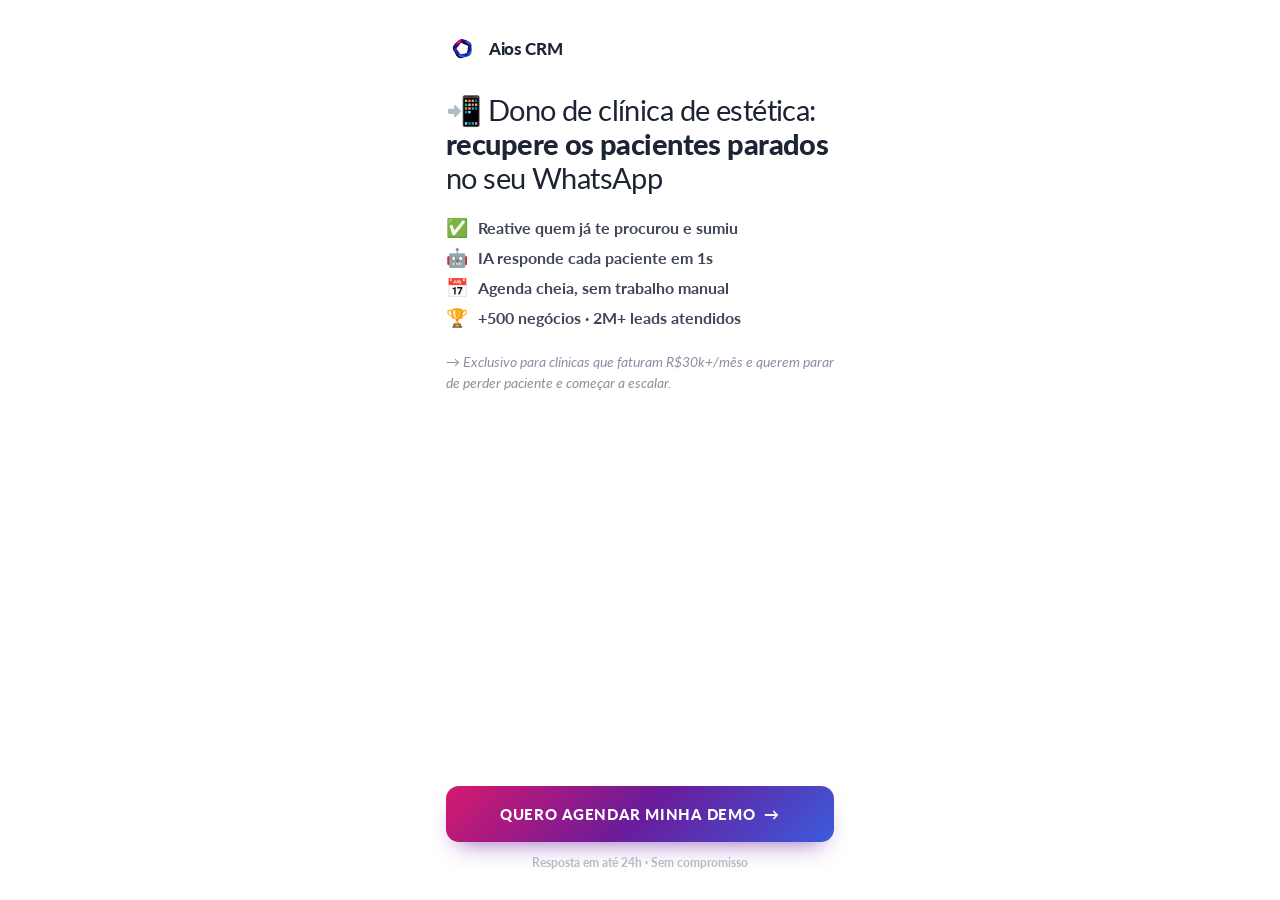
<file: index.html>
<!DOCTYPE html>
<html lang="pt-BR">
<head>
  <meta charset="UTF-8">
  <meta name="viewport" content="width=device-width, initial-scale=1">
  <title>Aios CRM — Agendar demonstração</title>
  <meta name="description" content="Agende uma demonstração do Aios CRM: CRM + agente de IA + gestor humano que vende no seu WhatsApp 24h por dia.">
  <link rel="preconnect" href="https://fonts.googleapis.com">
  <link rel="preconnect" href="https://fonts.gstatic.com" crossorigin>
  <link href="https://fonts.googleapis.com/css2?family=Lato:wght@0,400;0,700;0,900&display=swap" rel="stylesheet">
  <link rel="stylesheet" href="/assets/form.css">
</head>
<body>
  <main id="app" class="app"></main>
  <script>window.AIOS_VARIANT = 'A';</script>
  <script src="/assets/form.js"></script>
</body>
</html>
</file>
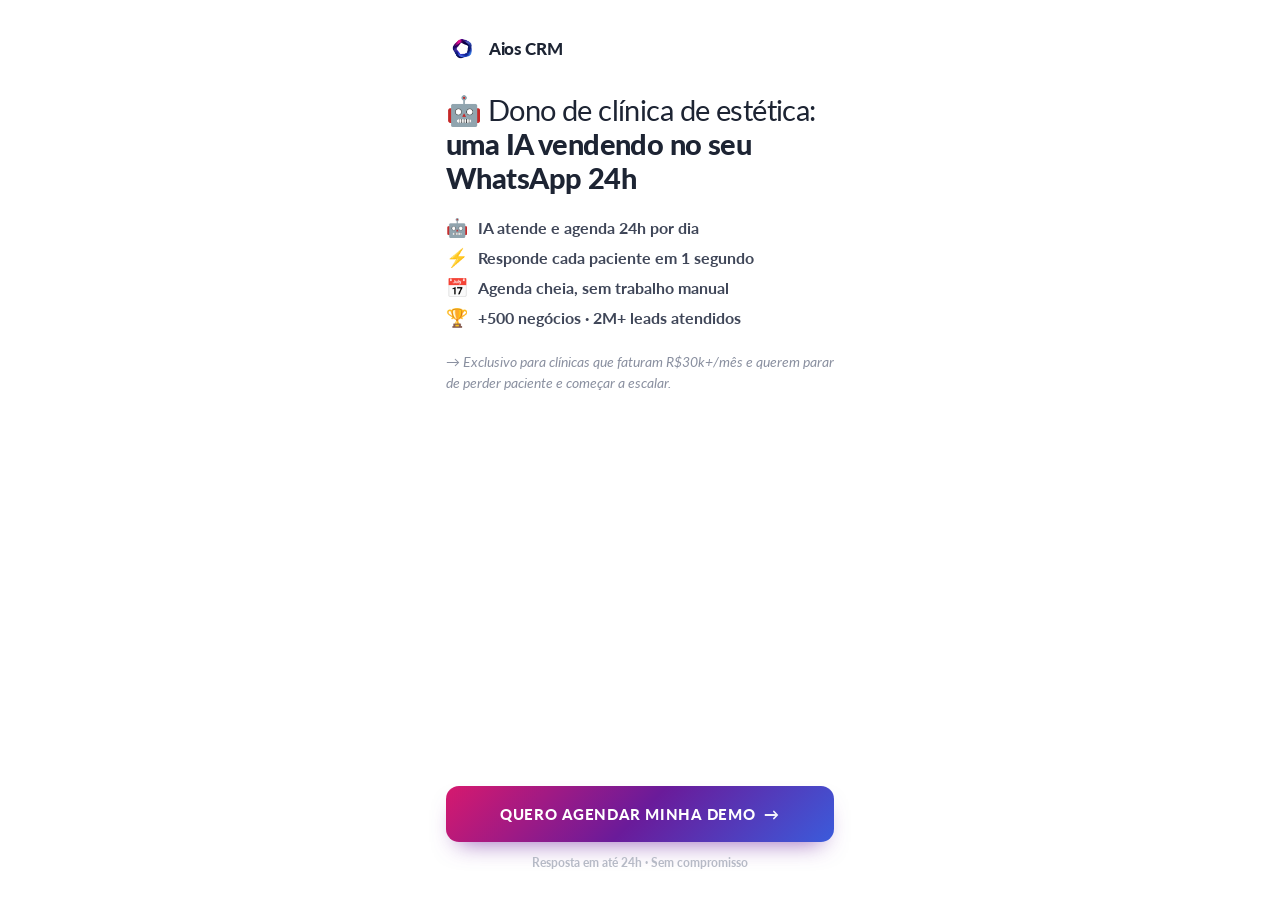
<file: b/index.html>
<!DOCTYPE html>
<html lang="pt-BR">
<head>
  <meta charset="UTF-8">
  <meta name="viewport" content="width=device-width, initial-scale=1">
  <title>Aios CRM — Agendar demonstração</title>
  <meta name="description" content="Agende uma demonstração do Aios CRM: CRM + agente de IA + gestor humano que vende no seu WhatsApp 24h por dia.">
  <link rel="preconnect" href="https://fonts.googleapis.com">
  <link rel="preconnect" href="https://fonts.gstatic.com" crossorigin>
  <link href="https://fonts.googleapis.com/css2?family=Lato:wght@0,400;0,700;0,900&display=swap" rel="stylesheet">
  <link rel="stylesheet" href="/assets/form.css">
</head>
<body>
  <main id="app" class="app"></main>
  <script>window.AIOS_VARIANT = 'B';</script>
  <script src="/assets/form.js"></script>
</body>
</html>
</file>
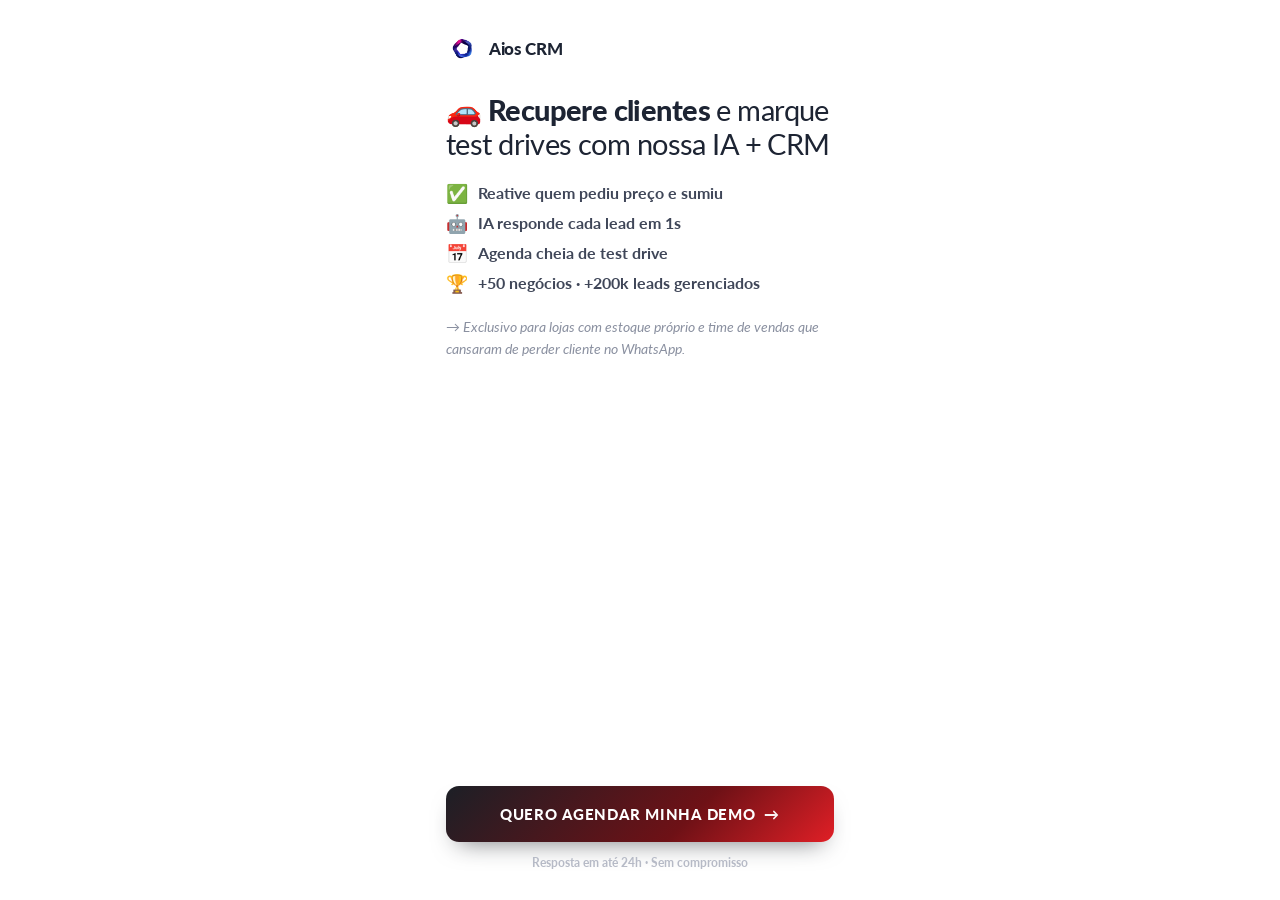
<file: carros/index.html>
<!DOCTYPE html>
<html lang="pt-BR" data-tema="carros">
<head>
  <meta charset="UTF-8">
  <meta name="viewport" content="width=device-width, initial-scale=1">
  <title>Aios CRM — Agendar demonstração (lojas de carros)</title>
  <meta name="description" content="Loja de carros: agende uma demonstração do Aios CRM. IA que responde cada lead em 1 segundo e enche sua agenda de test drive.">
  <link rel="preconnect" href="https://fonts.googleapis.com">
  <link rel="preconnect" href="https://fonts.gstatic.com" crossorigin>
  <link href="https://fonts.googleapis.com/css2?family=Lato:wght@0,400;0,700;0,900&display=swap" rel="stylesheet">
  <link rel="stylesheet" href="/assets/form.css">
</head>
<body>
  <main id="app" class="app"></main>
  <script>window.AIOS_VARIANT = 'C';</script>
  <script src="/assets/form.js"></script>
</body>
</html>
</file>
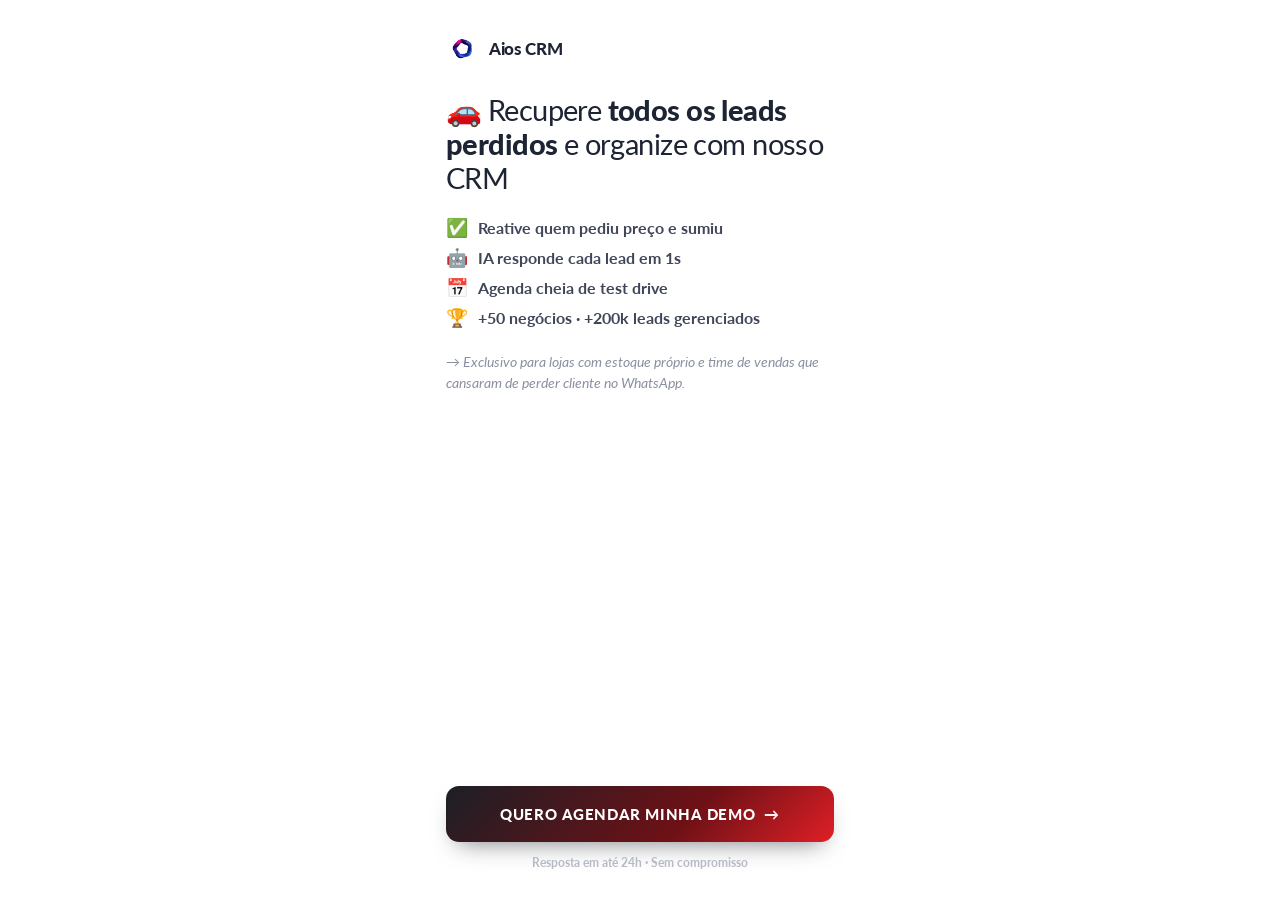
<file: carrosB/index.html>
<!DOCTYPE html>
<html lang="pt-BR" data-tema="carros">
<head>
  <meta charset="UTF-8">
  <meta name="viewport" content="width=device-width, initial-scale=1">
  <title>Aios CRM — Agendar demonstração (lojas de carros)</title>
  <meta name="description" content="Loja de carros: recupere todos os leads perdidos e organize sua carteira no CRM da Aios. Agende uma demonstração.">
  <link rel="preconnect" href="https://fonts.googleapis.com">
  <link rel="preconnect" href="https://fonts.gstatic.com" crossorigin>
  <link href="https://fonts.googleapis.com/css2?family=Lato:wght@0,400;0,700;0,900&display=swap" rel="stylesheet">
  <link rel="stylesheet" href="/assets/form.css">
</head>
<body>
  <main id="app" class="app"></main>
  <script>window.AIOS_VARIANT = 'D';</script>
  <script src="/assets/form.js"></script>
</body>
</html>
</file>
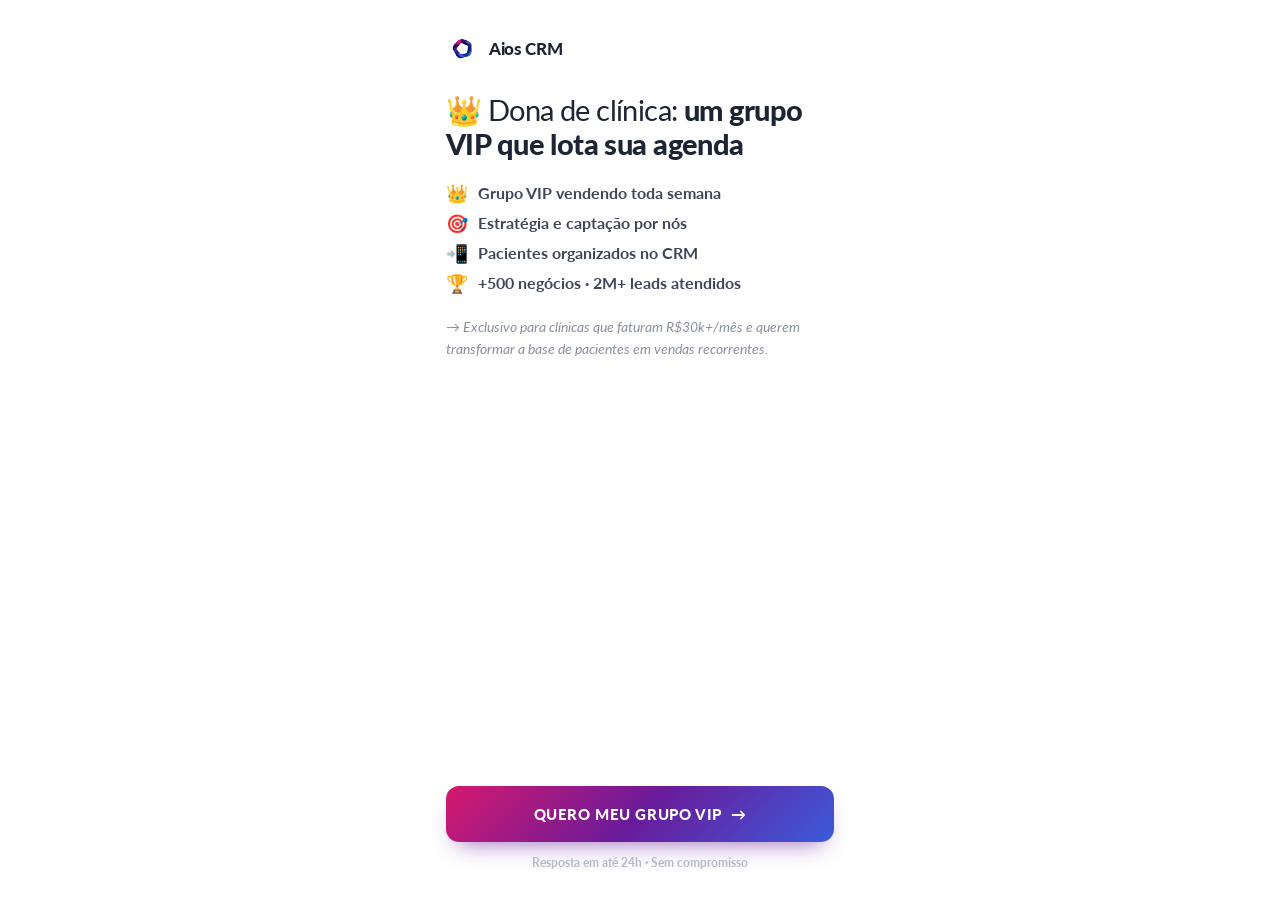
<file: vip/index.html>
<!DOCTYPE html>
<html lang="pt-BR">
<head>
  <meta charset="UTF-8">
  <meta name="viewport" content="width=device-width, initial-scale=1">
  <title>Aios CRM — Grupo VIP para clínicas</title>
  <meta name="description" content="Dona de clínica: transforme sua base de pacientes em um grupo VIP lucrativo. Estratégia, captação e organização via CRM — com opção de comercial completo.">
  <link rel="preconnect" href="https://fonts.googleapis.com">
  <link rel="preconnect" href="https://fonts.gstatic.com" crossorigin>
  <link href="https://fonts.googleapis.com/css2?family=Lato:wght@0,400;0,700;0,900&display=swap" rel="stylesheet">
  <link rel="stylesheet" href="/assets/form.css">
</head>
<body>
  <main id="app" class="app"></main>
  <script>window.AIOS_VARIANT = 'E';</script>
  <script src="/assets/form.js"></script>
</body>
</html>
</file>
<file: assets/form.css>
:root{
  /* Cor da marca Aios (troque --brand por #F2740C p/ laranja) */
  --brand: #6A1B9A;
  --brand-gradient: linear-gradient(135deg, #D6196E 0%, #6A1B9A 50%, #3B5BDB 100%);
  --brand-soft: rgba(106,27,154,.10);
  --brand-shadow: rgba(106,27,154,.7);
  --brand-hover: #c9b8d8;
  --ink: #1d2433;
  --ink-soft: #3f4658;
  --muted: #8a90a0;
  --line: #e6e8ee;
  --badge-bg: #f1f2f6;
  --danger: #dc2626;
  --ok: #16a34a;
}

/* Tema do nicho automotivo (/carros): fundo branco + grafite e vermelho.
   Ativado por <html data-tema="carros">; não afeta /a e /b. */
[data-tema="carros"]{
  --brand: #E01F26;
  --brand-gradient: linear-gradient(135deg, #1C1F26 0%, #6E1116 62%, #E01F26 100%);
  --brand-soft: rgba(224,31,38,.09);
  --brand-shadow: rgba(28,31,38,.6);
  --brand-hover: #f0a9ab;
}

*{ box-sizing: border-box; margin: 0; padding: 0; }
html{ -webkit-text-size-adjust: 100%; }

body{
  font-family: 'Lato', -apple-system, BlinkMacSystemFont, 'Segoe UI', sans-serif;
  background: #fff;
  color: var(--ink);
  -webkit-font-smoothing: antialiased;
  -moz-osx-font-smoothing: grayscale;
  -webkit-tap-highlight-color: transparent;
  min-height: 100dvh;
  display: flex;
  justify-content: center;
}

.app{ width: 100%; max-width: 440px; min-height: 100dvh; display: flex; flex-direction: column; position: relative; }

/* ---------- Barra de progresso ---------- */
.progress-track{ height: 5px; background: #eef0f4; width: 100%; opacity: 0; transition: opacity .2s ease; }
.progress-track.show{ opacity: 1; }
.progress-fill{ height: 100%; width: 0%; background: var(--brand-gradient); transition: width .4s cubic-bezier(.16,1,.3,1); }

.body{ flex: 1; display: flex; flex-direction: column; padding: 26px 26px 30px; }

.screen{ display: none; flex: 1; flex-direction: column; }
.screen.active{ display: flex; animation: fade-up .35s cubic-bezier(.16,1,.3,1) both; }
@keyframes fade-up{ from{ opacity:0; transform: translateY(10px);} to{ opacity:1; transform: translateY(0);} }

/* ---------- Capa ---------- */
.logo{ display: flex; align-items: center; gap: 9px; margin-bottom: 28px; }
.logo img{ height: 34px; width: auto; display: block; }
.logo span{ font-size: 17px; font-weight: 900; letter-spacing: -0.02em; color: var(--ink); }

h1{ font-size: 29px; line-height: 1.18; letter-spacing: -0.02em; font-weight: 400; color: var(--ink); margin-bottom: 22px; }
h1 b{ font-weight: 900; }
h1 .emoji{ font-weight: 400; }

.bullets{ list-style: none; display: flex; flex-direction: column; gap: 11px; margin-bottom: 24px; }
.bullets li{ font-size: 16px; font-weight: 700; color: var(--ink-soft); display: flex; align-items: center; gap: 10px; }
.bullets .emoji{ font-size: 18px; line-height: 1; flex-shrink: 0; }

.filter{ font-size: 14px; font-style: italic; color: var(--muted); line-height: 1.55; margin-bottom: 30px; }

.spacer{ flex: 1; min-height: 12px; }

/* ---------- Pergunta ---------- */
.step-badge{ display: inline-flex; align-items: center; gap: 9px; margin-bottom: 18px; }
.step-badge .num{ width: 30px; height: 30px; border-radius: 9px; background: var(--brand-soft); color: var(--brand); font-weight: 900; font-size: 14px; display: flex; align-items: center; justify-content: center; }
.step-badge .dot{ width: 6px; height: 6px; border-radius: 50%; background: #d4d7e0; }

.question{ display: block; font-size: 25px; line-height: 1.25; font-weight: 900; letter-spacing: -0.02em; color: var(--ink); margin-bottom: 10px; }
.help{ font-size: 14px; color: var(--muted); line-height: 1.5; margin-bottom: 6px; }

/* underline input */
.field{ margin: 22px 0 8px; }
input.answer{
  width: 100%; border: none; border-bottom: 2px solid var(--brand); background: transparent;
  padding: 10px 2px; font-family: inherit; font-size: 18px; font-weight: 700; color: var(--ink);
  border-radius: 0; outline: none; transition: border-color .2s ease;
}
input.answer::placeholder{ color: #b6bac6; font-weight: 400; }
input.answer.invalid{ border-bottom-color: var(--danger); }
.error{ min-height: 18px; font-size: 13px; font-weight: 700; color: var(--danger); margin-top: 8px; }

/* opções (card com letra) */
.choices{ display: flex; flex-direction: column; gap: 11px; margin: 22px 0 8px; }
.choice{
  display: flex; align-items: center; gap: 14px; width: 100%; text-align: left;
  padding: 15px 16px; background: #fff; border: 1.5px solid var(--line); border-radius: 13px;
  cursor: pointer; font-family: inherit;
  transition: border-color .15s ease, background .15s ease, transform .1s ease;
}
.choice:hover{ border-color: var(--brand-hover); }
.choice:active{ transform: scale(.99); }
.choice .letter{ width: 30px; height: 30px; border-radius: 8px; background: var(--badge-bg); color: var(--muted); font-weight: 900; font-size: 14px; display: flex; align-items: center; justify-content: center; flex-shrink: 0; transition: background .15s ease, color .15s ease; }
.choice .opt-text{ font-size: 15.5px; font-weight: 700; color: var(--ink); line-height: 1.3; }
.choice.selected{ border-color: var(--brand); background: var(--brand-soft); }
.choice.selected .letter{ background: var(--brand); color: #fff; }

/* ---------- Botões ---------- */
.cta{
  width: 100%; height: 56px; border: none; border-radius: 13px; background: var(--brand-gradient);
  color: #fff; font-family: inherit; font-size: 16px; font-weight: 900; letter-spacing: -0.01em;
  cursor: pointer; display: flex; align-items: center; justify-content: center; gap: 9px;
  box-shadow: 0 12px 24px -12px var(--brand-shadow); transition: transform .12s ease, opacity .2s ease;
}
.cta:active{ transform: scale(.985); }
.cta:disabled{ opacity: .5; cursor: not-allowed; box-shadow: none; }
.cta .chk{ font-size: 15px; opacity: .95; }
.cta-cover{ text-transform: uppercase; letter-spacing: 0.04em; font-size: 14.5px; }

.micro{ text-align: center; font-size: 12px; color: #b6bac6; font-weight: 700; margin-top: 13px; }

.back{ background: none; border: none; color: var(--muted); font-family: inherit; font-size: 14px; font-weight: 700; cursor: pointer; padding: 14px; align-self: center; margin-top: 4px; }
.back:hover{ color: var(--ink); }
.back[hidden]{ display: none; }

/* ---------- Calendário ---------- */
.cal-section{ margin: 20px 0 8px; }
.cal-label{ font-size: 12px; font-weight: 900; letter-spacing: 0.04em; text-transform: uppercase; color: var(--muted); margin-bottom: 11px; }

.dates{ display: grid; grid-template-columns: repeat(4, 1fr); gap: 9px; }
.date-chip{
  display: flex; flex-direction: column; align-items: center; gap: 2px; padding: 11px 4px;
  background: #fff; border: 1.5px solid var(--line); border-radius: 12px; cursor: pointer; font-family: inherit;
  transition: border-color .15s ease, background .15s ease;
}
.date-chip:hover{ border-color: var(--brand-hover); }
.date-chip .dow{ font-size: 11px; font-weight: 800; text-transform: uppercase; color: var(--muted); letter-spacing: .03em; }
.date-chip .day{ font-size: 18px; font-weight: 900; color: var(--ink); line-height: 1.1; }
.date-chip .mon{ font-size: 10px; font-weight: 700; color: var(--muted); text-transform: uppercase; }
.date-chip.selected{ border-color: var(--brand); background: var(--brand-soft); }
.date-chip.selected .day{ color: var(--brand); }
.date-chip.taken{ opacity: .55; background: #f6f7f9; border-style: dashed; cursor: not-allowed; pointer-events: none; }
.date-chip.taken .day{ color: var(--muted); }
.date-chip .tag{ font-size: 9px; font-weight: 900; text-transform: uppercase; letter-spacing: .02em; color: var(--muted); }

.times{ display: grid; grid-template-columns: repeat(3, 1fr); gap: 9px; margin-top: 16px; }
.time-slot{
  padding: 12px 4px; text-align: center; background: #fff; border: 1.5px solid var(--line);
  border-radius: 11px; cursor: pointer; font-family: inherit; font-size: 15px; font-weight: 800; color: var(--ink);
  transition: border-color .15s ease, background .15s ease;
}
.time-slot:hover{ border-color: var(--brand-hover); }
.time-slot.selected{ border-color: var(--brand); background: var(--brand); color: #fff; }
.time-slot.taken{ opacity: .35; text-decoration: line-through; pointer-events: none; background: #f6f7f9; }

/* encaixe via WhatsApp */
.wa-hint{ font-size: 13px; font-weight: 700; color: var(--muted); text-align: center; margin: 18px 0 10px; line-height: 1.4; }
.cta-wa{ background: #fff; color: #0e7a53; border: 1.5px solid #25D366; box-shadow: none; text-decoration: none; }
.cta-wa:hover{ background: #f3fff8; }
.cta-wa .wa-ic{ flex-shrink: 0; }

.cal-empty{ font-size: 14px; color: var(--muted); padding: 14px 2px; }
.cal-loading{ font-size: 14px; color: var(--muted); padding: 14px 2px; display: flex; align-items: center; gap: 8px; }
.spin{ width: 15px; height: 15px; border: 2px solid var(--line); border-top-color: var(--brand); border-radius: 50%; animation: rot .7s linear infinite; }
@keyframes rot{ to{ transform: rotate(360deg);} }

/* ---------- Telas finais ---------- */
.final{ align-items: center; justify-content: center; text-align: center; gap: 6px; }
.final .badge-circle{ width: 72px; height: 72px; border-radius: 50%; background: var(--brand-gradient); color: #fff; font-size: 34px; display: flex; align-items: center; justify-content: center; margin-bottom: 16px; box-shadow: 0 14px 30px -14px var(--brand-shadow); }
.final h2{ font-size: 24px; font-weight: 900; letter-spacing: -0.02em; }
.final p{ font-size: 15px; color: var(--muted); line-height: 1.55; max-width: 320px; margin-top: 2px; }
.final .cta{ margin-top: 26px; max-width: 320px; }
.final .micro{ margin-top: 14px; }
</file>
